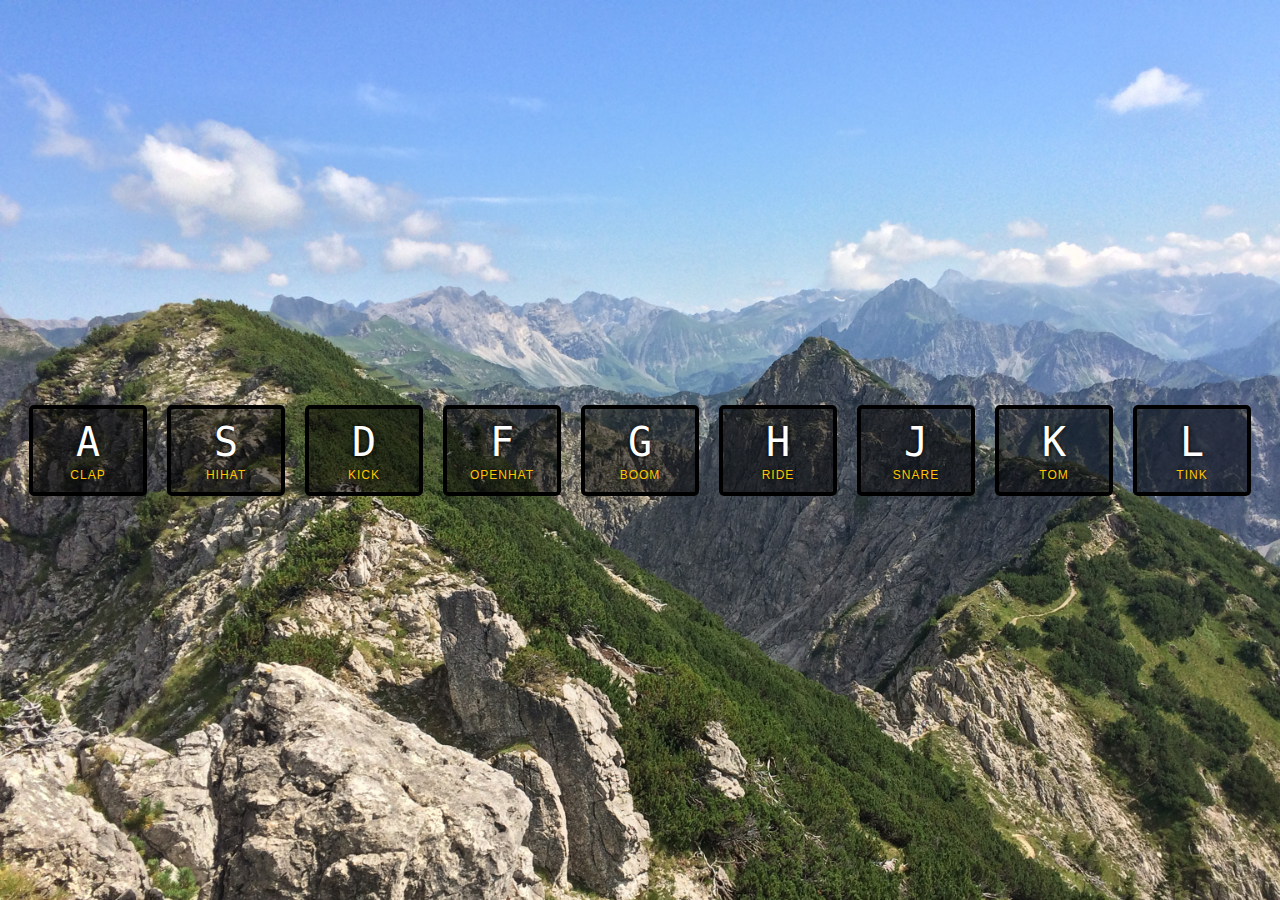
<file: 01-javascript-drum-kit/index.html>
<!DOCTYPE html>
<html lang="en">
  <head>
    <meta charset="UTF-8">
    <meta name="viewport" content="width=device-width, initial-scale=1.0">
    <meta http-equiv="X-UA-Compatible" content="ie=edge">
    <title>01 JavaScript Drum Kit</title>
    <link rel="stylesheet" href="style.css">
  </head>
  <body>
    <div class="keys">
      <div data-key="65" class="key">
        <kbd>A</kbd>
        <span class="sound">clap</span>
      </div>
      <div data-key="83" class="key">
        <kbd>S</kbd>
        <span class="sound">hihat</span>
      </div>
      <div data-key="68" class="key">
        <kbd>D</kbd>
        <span class="sound">kick</span>
      </div>
      <div data-key="70" class="key">
        <kbd>F</kbd>
        <span class="sound">openhat</span>
      </div>
      <div data-key="71" class="key">
        <kbd>G</kbd>
        <span class="sound">boom</span>
      </div>
      <div data-key="72" class="key">
        <kbd>H</kbd>
        <span class="sound">ride</span>
      </div>
      <div data-key="74" class="key">
        <kbd>J</kbd>
        <span class="sound">snare</span>
      </div>
      <div data-key="75" class="key">
        <kbd>K</kbd>
        <span class="sound">tom</span>
      </div>
      <div data-key="76" class="key">
        <kbd>L</kbd>
        <span class="sound">tink</span>
      </div>
    </div>

    <audio data-key="65" src="sounds/clap.wav"></audio>
    <audio data-key="83" src="sounds/hihat.wav"></audio>
    <audio data-key="68" src="sounds/kick.wav"></audio>
    <audio data-key="70" src="sounds/openhat.wav"></audio>
    <audio data-key="71" src="sounds/boom.wav"></audio>
    <audio data-key="72" src="sounds/ride.wav"></audio>
    <audio data-key="74" src="sounds/snare.wav"></audio>
    <audio data-key="75" src="sounds/tom.wav"></audio>
    <audio data-key="76" src="sounds/tink.wav"></audio>

    <script src="script.js"></script>
  </body>
</html>
</file>
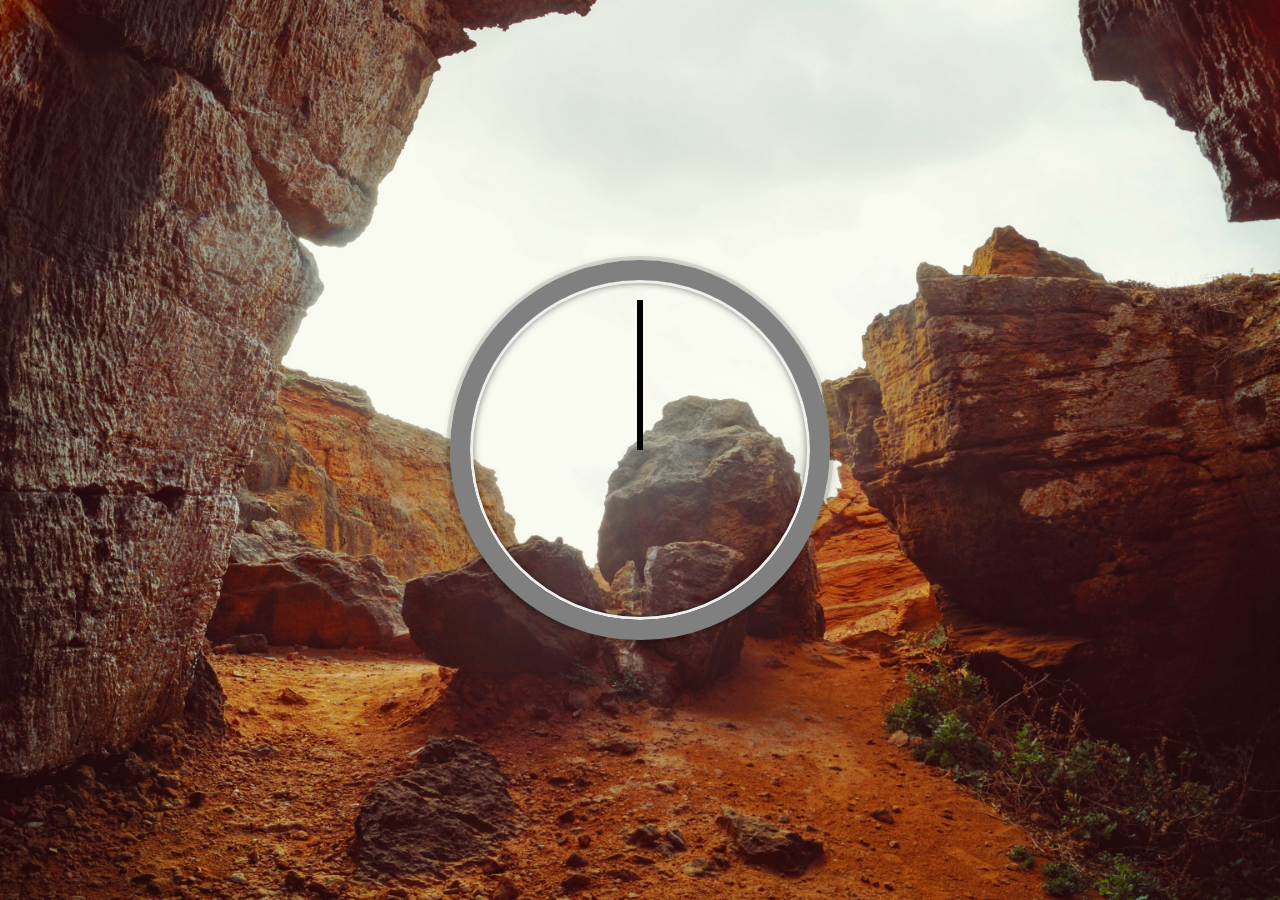
<file: 02-javascript-clock/index.html>
<!DOCTYPE html>
<html lang="en">
  <head>
    <meta charset="UTF-8">
    <meta name="viewport" content="width=device-width, initial-scale=1.0">
    <meta http-equiv="X-UA-Compatible" content="ie=edge">
    <title>02 JavaScript Clock</title>
    <link rel="stylesheet" href="./style.css">
  </head>
  <body>
    <div class="clock">
      <div class="clock-face">
        <div class="hand hou-hand"></div>
        <div class="hand min-hand"></div>
        <div class="hand sec-hand"></div>
      </div>
    </div>

    <audio src="./sounds/tick.wav"></audio>
    
    <script src="./script.js"></script>
  </body>
</html>
</file>
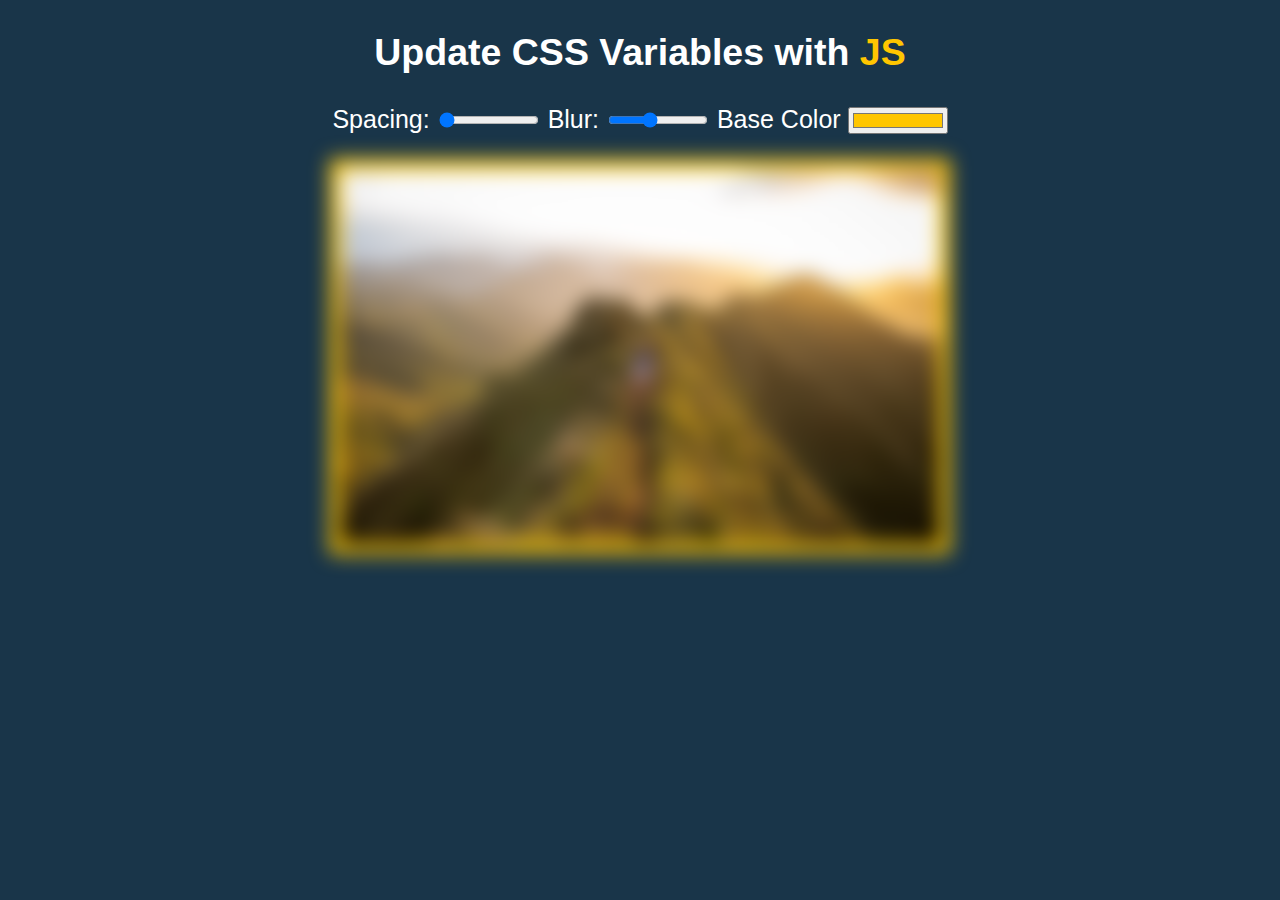
<file: 03-javascript-css-variables/index.html>
<!DOCTYPE html>
<html lang="en">
  <head>
    <meta charset="UTF-8">
    <meta name="viewport" content="width=device-width, initial-scale=1.0">
    <meta http-equiv="X-UA-Compatible" content="ie=edge">
    <title>03 JavaScript CSS Variables</title>
    <link rel="stylesheet" href="./style.css">
  </head>
  <body>
    <h2>Update CSS Variables with <span class='hl'>JS</span></h2>

    <div class="controls">
      <label for="spacing">Spacing:</label>
      <input id="spacing" type="range" name="spacing" min="10" max="200" value="10" data-sizing="px">

      <label for="blur">Blur:</label>
      <input id="blur" type="range" name="blur" min="0" max="25" value="10" data-sizing="px">

      <label for="base">Base Color</label>
      <input id="base" type="color" name="base" value="#ffc600">
    </div>

    <img src="./images/mountain.jpeg">

    <script src="./script.js"></script>
  </body>
</html>
</file>
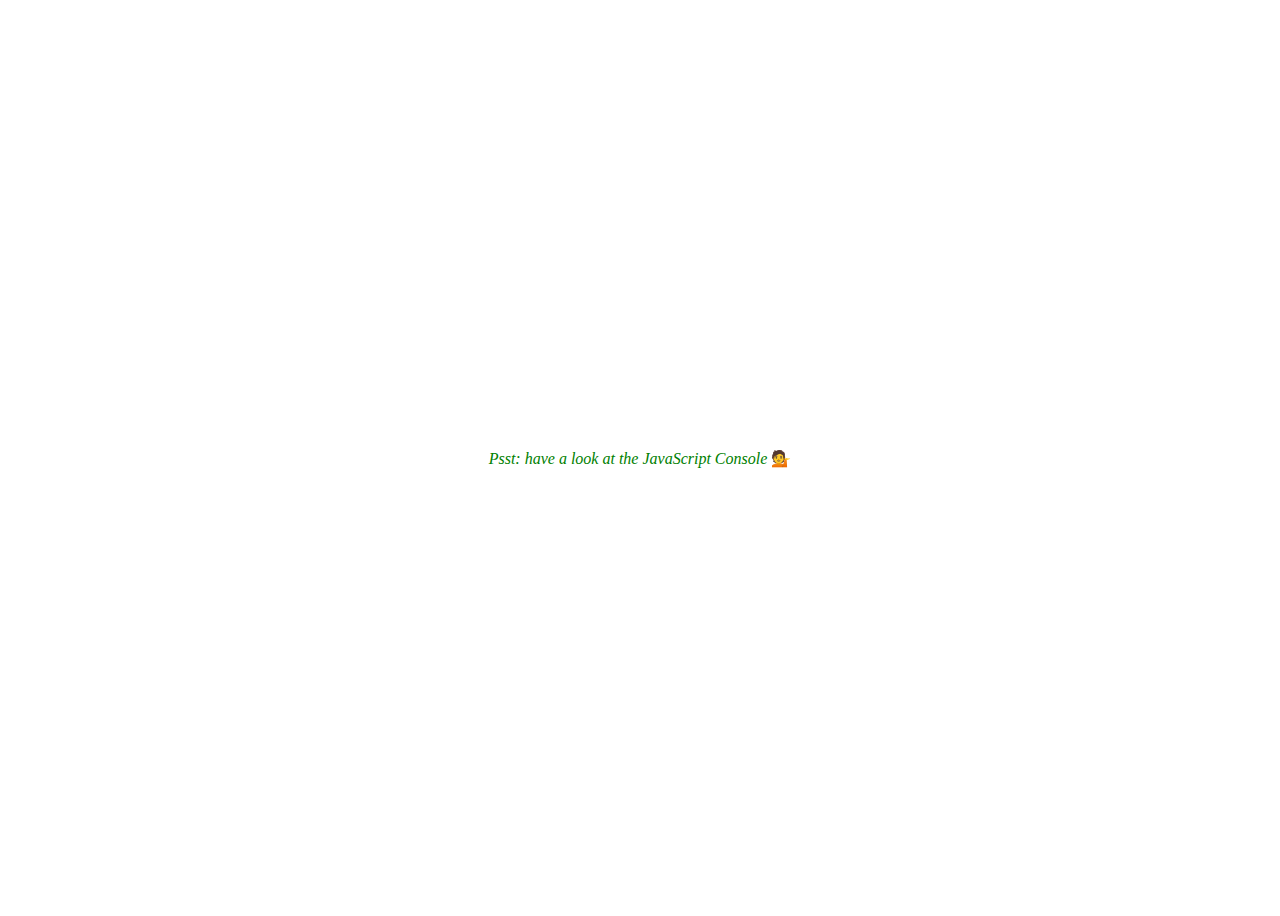
<file: 04-array-cardio-1/index.html>
<!DOCTYPE html>
<html lang="en">
  <head>
    <meta charset="UTF-8">
    <meta name="viewport" content="width=device-width, initial-scale=1.0">
    <meta http-equiv="X-UA-Compatible" content="ie=edge">
    <title>04 Array Cardio 1</title>
    <link rel="stylesheet" href="./style.css">
  </head>
  <body>
    <p><em>Psst: have a look at the JavaScript Console</em> 💁</p>

    <script src="./script.js"></script>
  </body>
</html>
</file>
<file: 01-javascript-drum-kit/style.css>
html {
  font-size: 10px;
  background: url('images/cover.jpg');
  background-size: cover;
}

html, body {
  margin: 0;
  padding: 0;
  font-family: sans-serif;
}

.keys {
  display: flex;
  flex: 1;
  min-height: 100vh;
  justify-content: center;
  align-items: center;
}

.key {
  border: .4rem solid black;
  border-radius: .5rem;
  margin: 1rem;
  font-size: 1.5rem;
  padding: 1rem .5rem;
  transition: all .07s ease;
  width: 10rem;
  text-align: center;
  color: white;
  background: rgba(0, 0, 0, 0.5);
  text-shadow: 0 0 .5rem black;
}

.playing {
  transform: scale(1.1);
  border-color: #ffc600;
  box-shadow: 0 0 1rem #ffc600;
}

kbd {
  display: block;
  font-size: 4rem;
}

.sound {
  font-size: 1.2rem;
  text-transform: uppercase;
  letter-spacing: .1rem;
  color: #ffc600;
}
</file>
<file: 02-javascript-clock/style.css>
html {
  background: #018ded url('./images/cover.jpg');
  background-size: cover;
  font-family: 'helvetica neue';
  text-align: center;
  font-size: 10px;
}

body {
  margin: 0;
  font-size: 2rem;
  display: flex;
  flex: 1;
  min-height: 100vh;
  align-items: center;
}

.clock {
  width: 30rem;
  height: 30rem;
  border: 20px solid gray;
  border-radius: 50%;
  margin: 50px auto;
  position: relative;
  padding: 2rem;
  box-shadow:
    0 0 0 4px rgba(0,0,0,0.1),
    inset 0 0 0 3px #EFEFEF,
    inset 0 0 10px black,
    0 0 10px rgba(0,0,0,0.2);
}

.clock-face {
  position: relative;
  width: 100%;
  height: 100%;
  transform: translateY(-3px); 
}

.hand {
  width: 50%;
  height: 6px;
  background: black;
  position: absolute;
  top: 50%;
  transform-origin: 100%;
  transform: rotate(90deg);
  transition: all 0.05s;
  transition-timing-function: cubic-bezier(0.1, 2.7, 0.58, 1);
}
</file>
<file: 03-javascript-css-variables/style.css>
:root {
  --base: #ffc600;
  --spacing: 10px;
  --blur: 10px;
}

img {
  width: 600px;
  padding: var(--spacing);
  background: var(--base);
  filter: blur(var(--blur));
}

.hl {
  color: var(--base);
}

body {
  text-align: center;
  background: #193549;
  color: white;
  font-family: 'helvetica neue', sans-serif;
  font-weight: 100;
  font-size: 25px;
}

.controls {
  margin-bottom: 25px;
}

input {
  width: 100px;
}
</file>
<file: 04-array-cardio-1/style.css>
body {
  height: 100vh;
  display: flex;
  justify-content: center;
  align-items: center;
  color: green;
}
</file>
